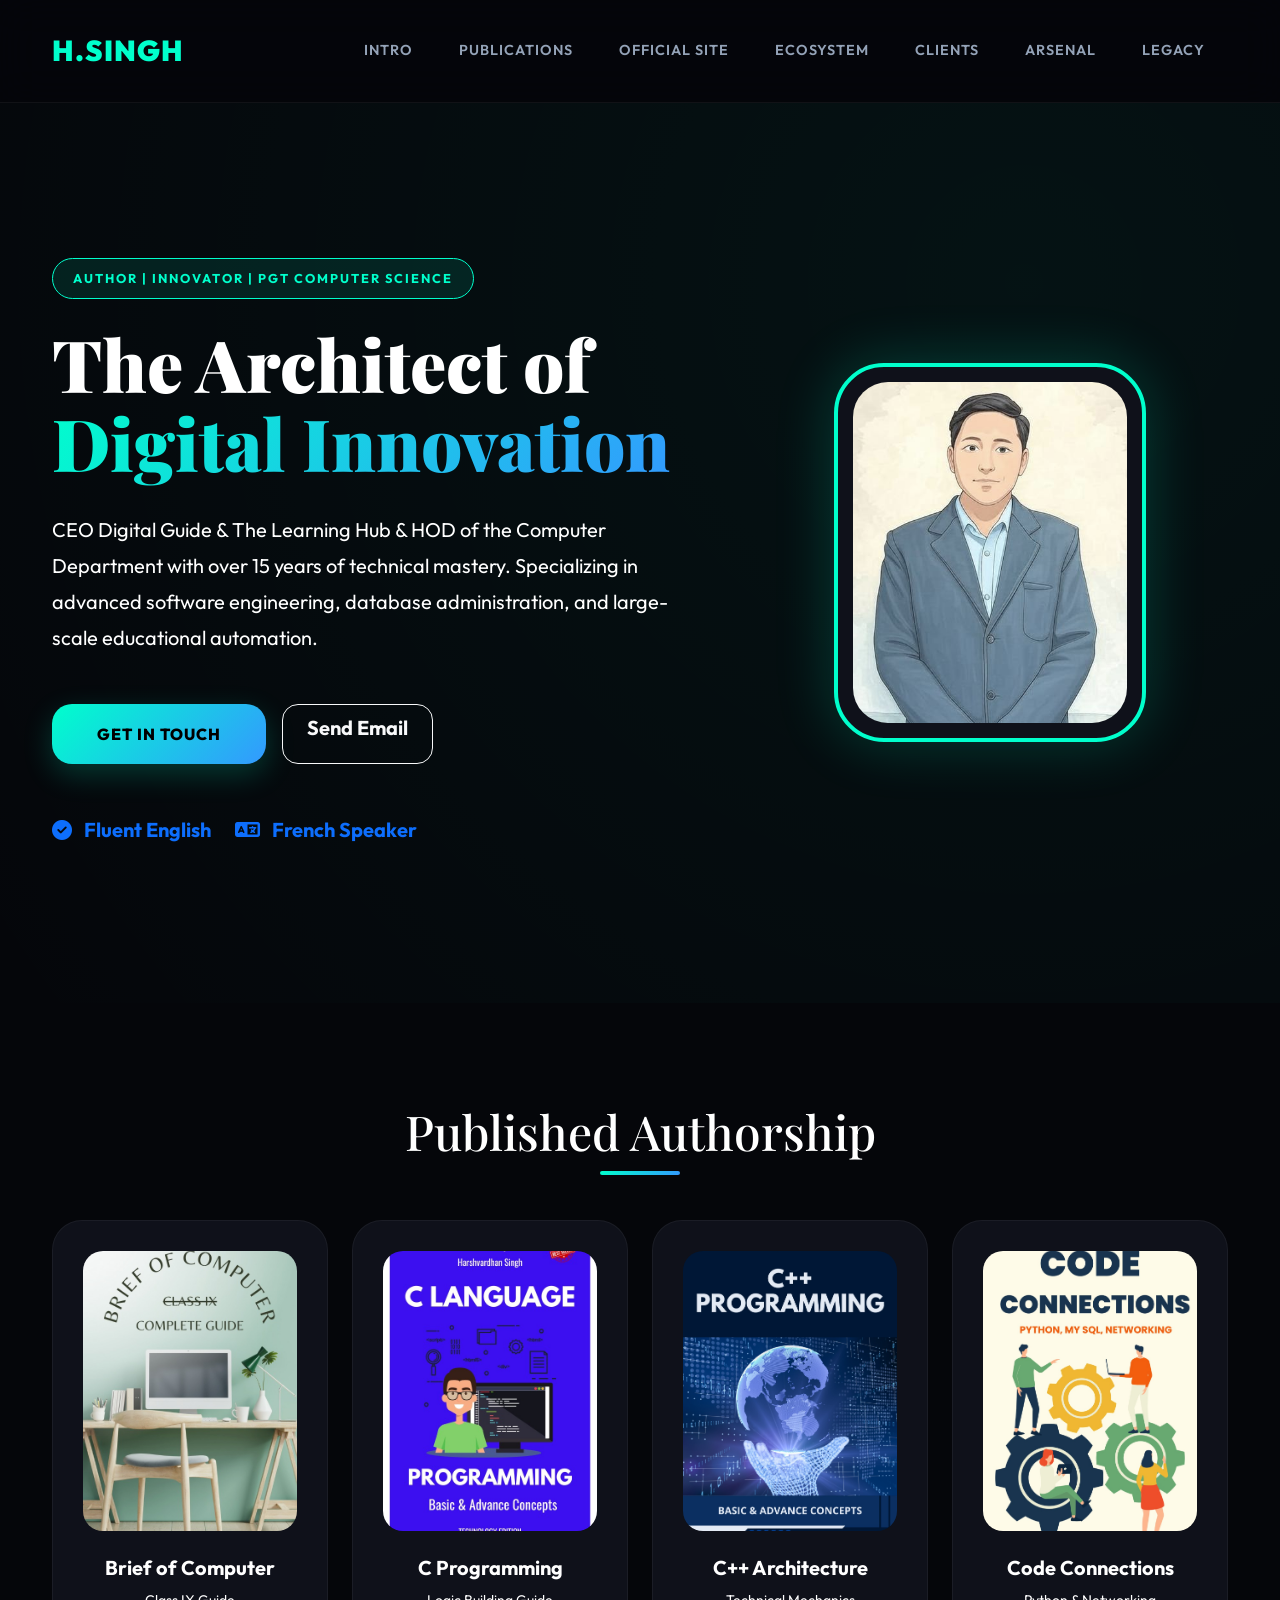
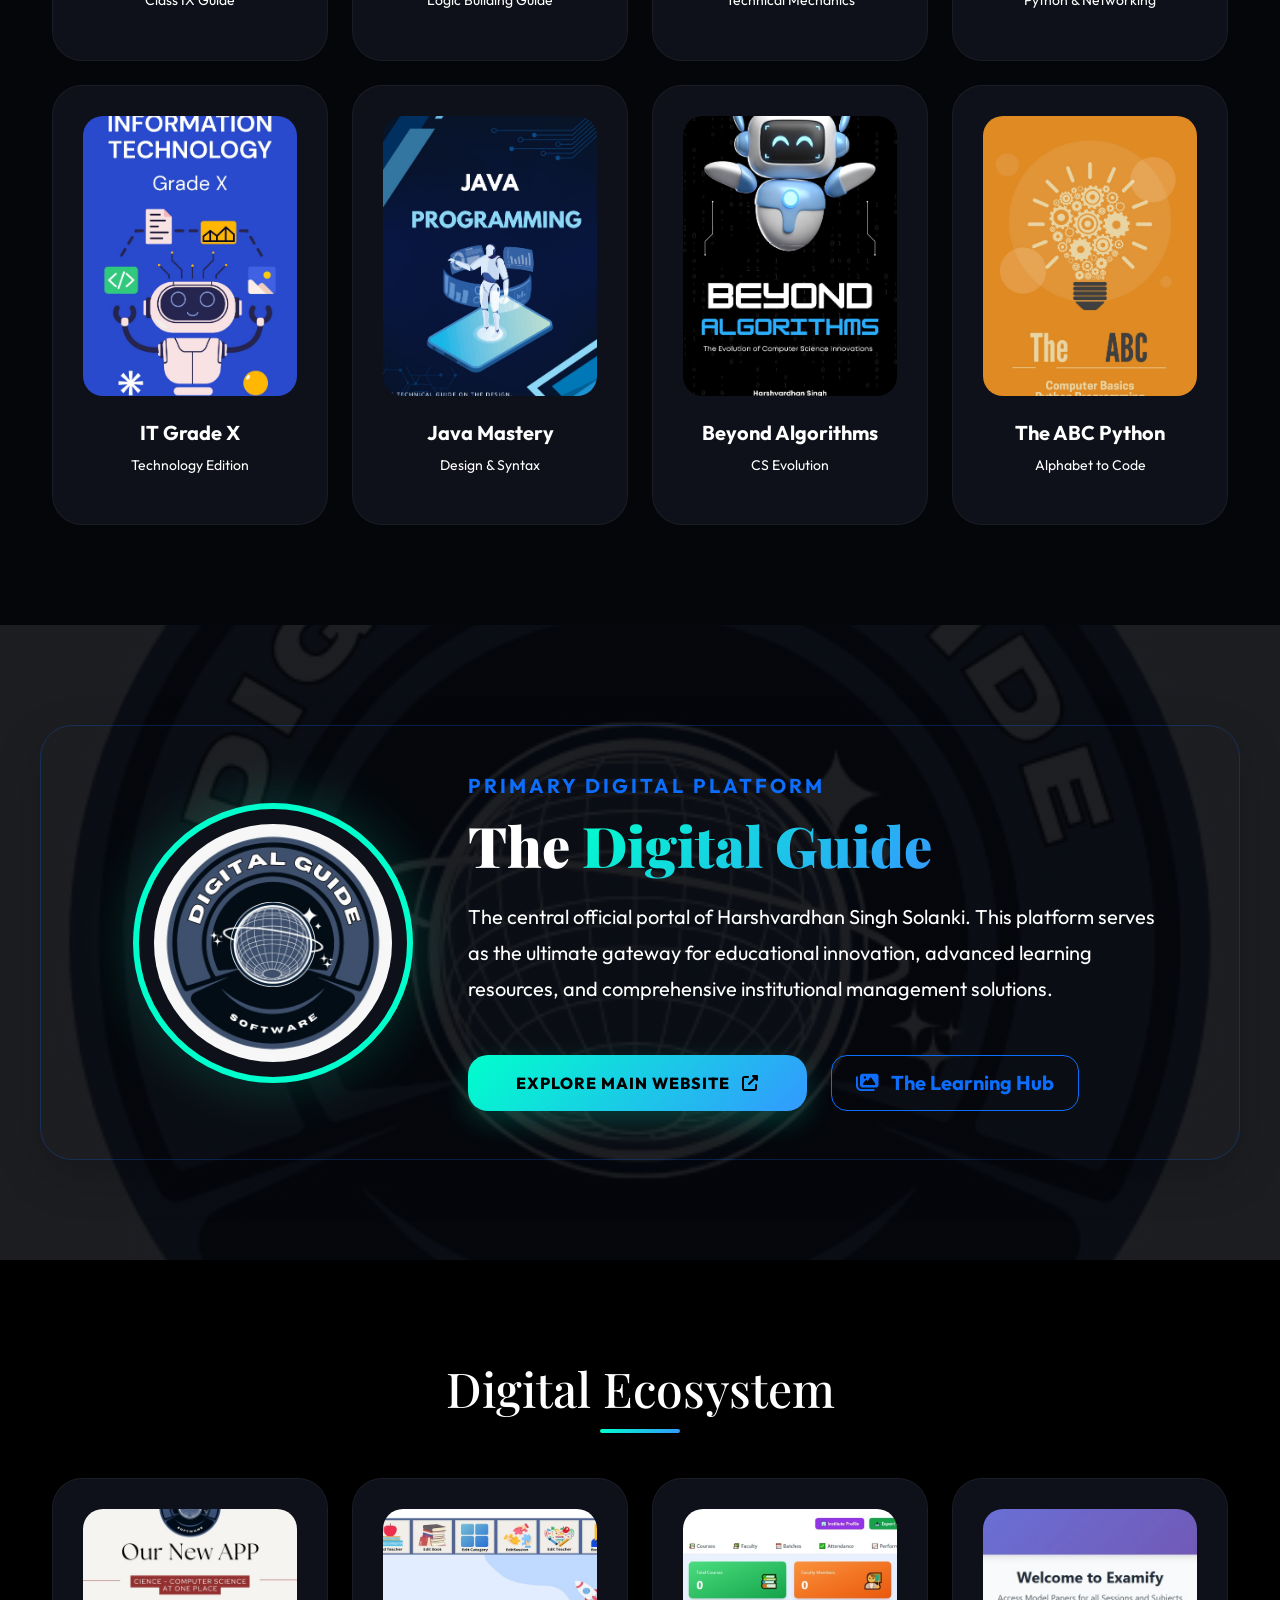
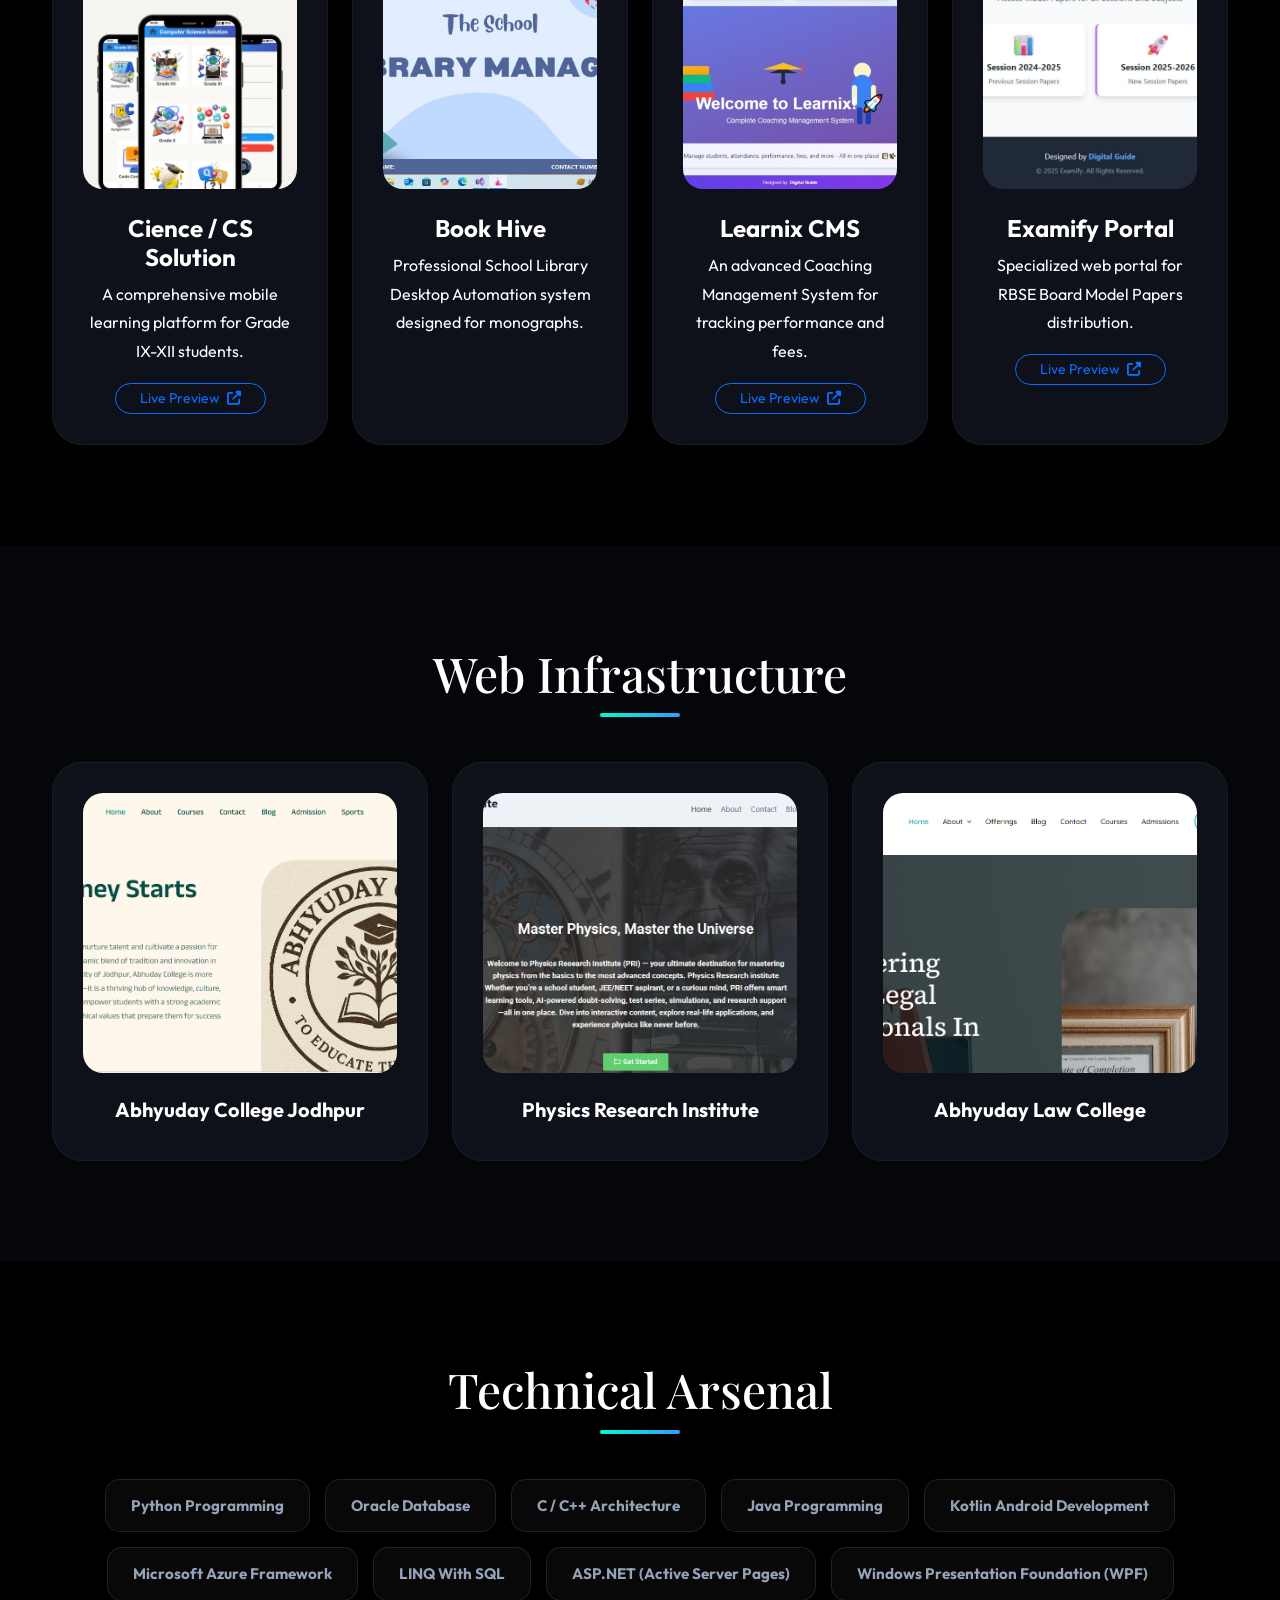
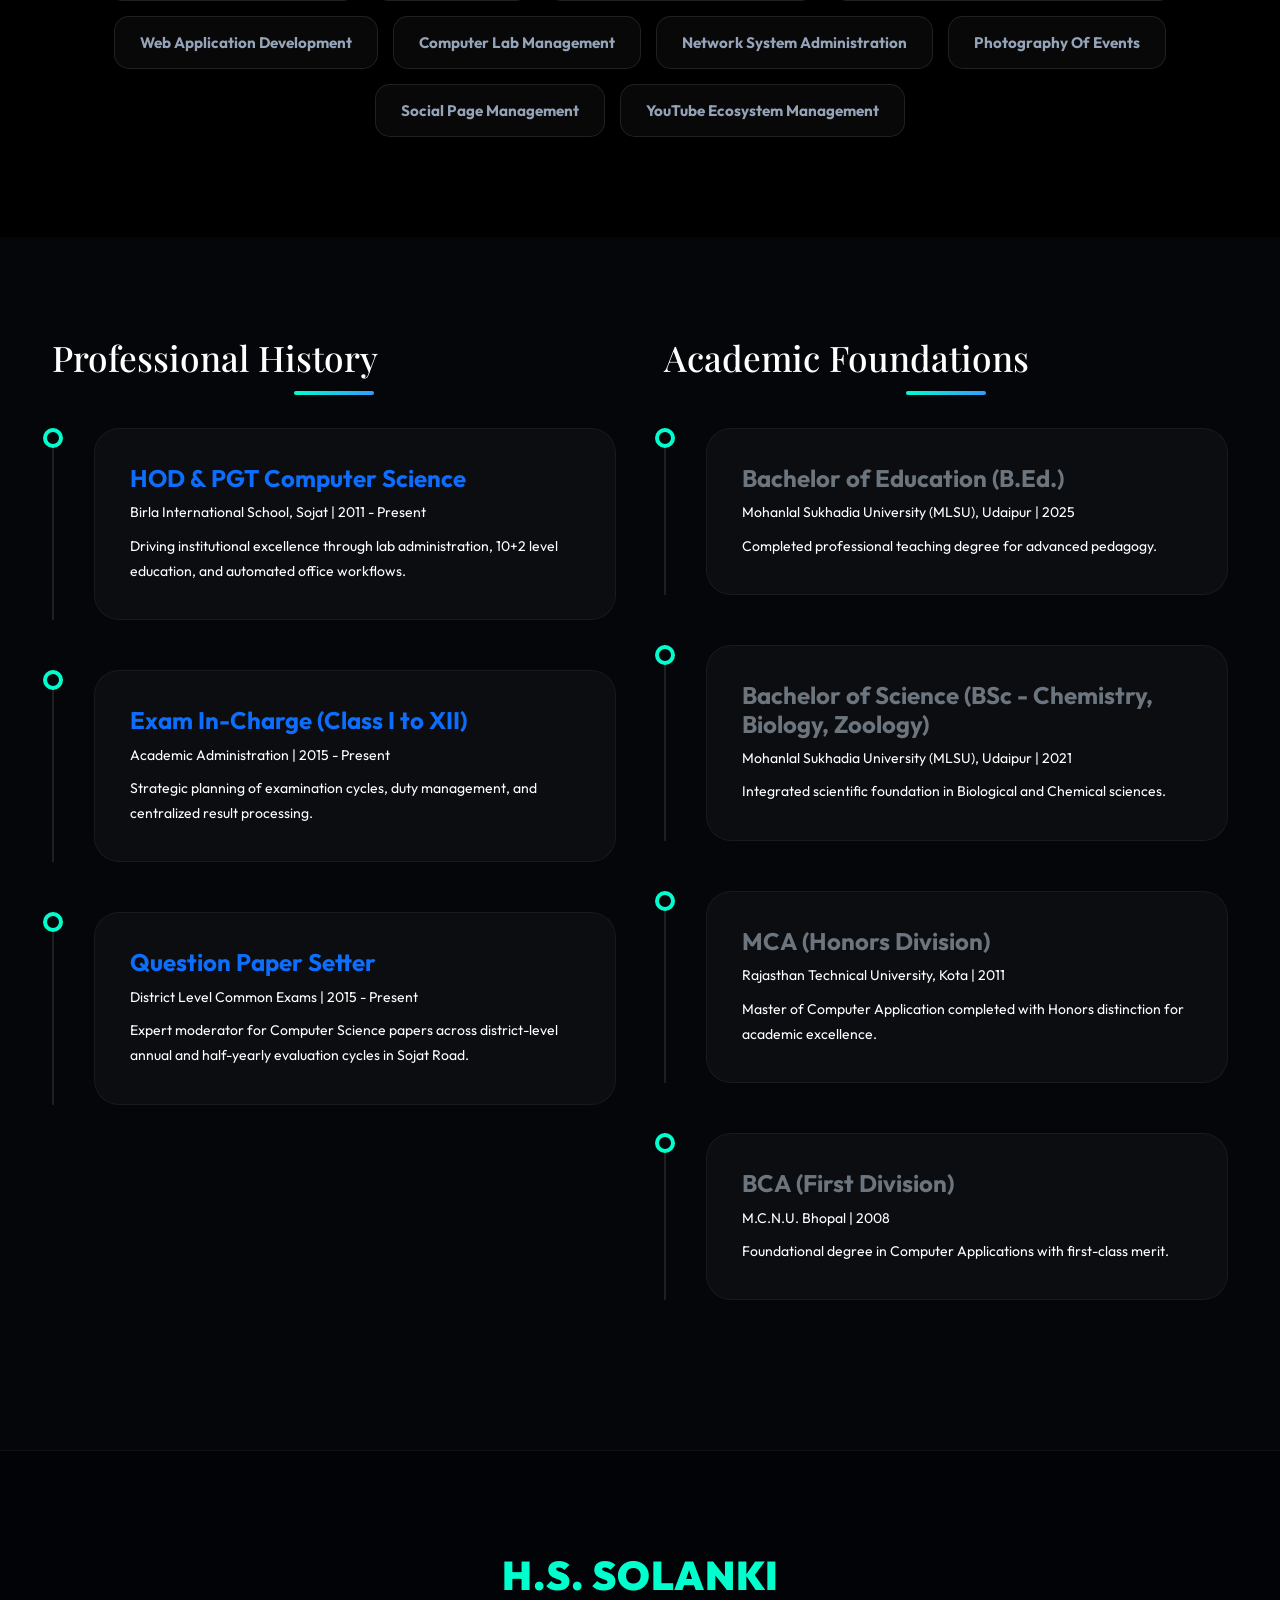
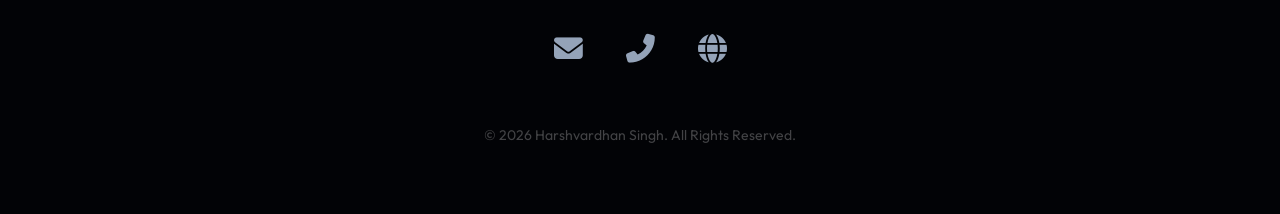
<file: index.html>
<!DOCTYPE html>
<html lang="en">
<head>
    <meta charset="UTF-8">
    <meta name="viewport" content="width=device-width, initial-scale=1.0">
    <title>Harshvardhan Singh Solanki | Portfolio</title>
    
    <link href="https://fonts.googleapis.com/css2?family=Outfit:wght@300;400;600;700;800;900&family=Playfair+Display:wght@700;900&display=swap" rel="stylesheet">
    <link href="https://cdn.jsdelivr.net/npm/bootstrap@5.3.0/dist/css/bootstrap.min.css" rel="stylesheet">
    <link href="https://cdnjs.cloudflare.com/ajax/libs/font-awesome/6.4.0/css/all.min.css" rel="stylesheet">
    <link href="https://unpkg.com/aos@2.3.1/dist/aos.css" rel="stylesheet">

    <style>
        /* --- Root Variables & Theme --- */
        :root {
            --primary: #00ffcc;
            --secondary: #3399ff;
            --bg-dark: #05060a;
            --bg-card: #0f111a;
            --text-main: #ffffff;
            --text-dim: #94a3b8;
            --glass: rgba(255, 255, 255, 0.03);
            --gradient: linear-gradient(135deg, #00ffcc 0%, #3399ff 100%);
            --transition: all 0.4s cubic-bezier(0.4, 0, 0.2, 1);
        }

        /* --- Global Reset --- */
        * { margin: 0; padding: 0; box-sizing: border-box; }
        body {
            font-family: 'Outfit', sans-serif;
            background-color: var(--bg-dark);
            color: var(--text-main);
            overflow-x: hidden;
            line-height: 1.8;
            scroll-behavior: smooth;
        }

        /* --- Custom Scrollbar --- */
        ::-webkit-scrollbar { width: 10px; }
        ::-webkit-scrollbar-track { background: var(--bg-dark); }
        ::-webkit-scrollbar-thumb { background: var(--gradient); border-radius: 10px; }

        /* --- Layout Components --- */
        .section-padding { padding: 100px 0; }
        .container { max-width: 1200px; }

        /* --- Typography --- */
        .mega-title {
            font-family: 'Playfair Display', serif;
            font-size: clamp(2.5rem, 8vw, 4.5rem);
            font-weight: 900;
            line-height: 1.1;
            margin-bottom: 30px;
        }
        .mega-title span {
            background: var(--gradient);
            -webkit-background-clip: text;
            -webkit-text-fill-color: transparent;
        }
        .section-head {
            font-family: 'Playfair Display', serif;
            font-size: clamp(2rem, 5vw, 3rem);
            text-align: center;
            margin-bottom: 60px;
            position: relative;
        }
        .section-head::after {
            content: '';
            position: absolute;
            bottom: -15px;
            left: 50%;
            transform: translateX(-50%);
            width: 80px;
            height: 4px;
            background: var(--gradient);
            border-radius: 10px;
        }

        /* --- Navbar Glassmorphism --- */
        .navbar {
            background: rgba(5, 6, 10, 0.9) !important;
            backdrop-filter: blur(20px);
            border-bottom: 1px solid rgba(255, 255, 255, 0.05);
            padding: 20px 0;
            transition: var(--transition);
        }
        .navbar-brand {
            font-weight: 900;
            font-size: 1.8rem;
            color: var(--primary) !important;
            letter-spacing: 1px;
        }
        .nav-link {
            font-weight: 600;
            color: var(--text-dim) !important;
            margin: 0 15px;
            text-transform: uppercase;
            font-size: 0.9rem;
            letter-spacing: 1px;
            transition: var(--transition);
        }
        .nav-link:hover, .nav-link.active {
            color: var(--primary) !important;
            transform: translateY(-2px);
        }

        /* --- Hero Section --- */
        .hero {
            min-height: 100vh;
            display: flex;
            align-items: center;
            position: relative;
            background: radial-gradient(circle at 80% 20%, rgba(0, 255, 204, 0.05), transparent);
        }
        .role-tag {
            display: inline-block;
            padding: 8px 20px;
            background: rgba(0, 255, 204, 0.1);
            border: 1px solid var(--primary);
            border-radius: 50px;
            color: var(--primary);
            font-weight: 700;
            margin-bottom: 25px;
            text-transform: uppercase;
            font-size: 0.8rem;
            letter-spacing: 2px;
        }
        .profile-container {
            position: relative;
            display: inline-block;
        }
        .profile-frame {
            width: 100%;
            max-width: 450px;
            border-radius: 50px;
            border: 4px solid var(--primary);
            padding: 15px;
            background: var(--bg-card);
            box-shadow: 0 0 60px rgba(0, 255, 204, 0.2);
            transition: var(--transition);
        }
        .profile-frame img {
            width: 100%;
            border-radius: 35px;
            filter: grayscale(20%);
            transition: var(--transition);
        }
        .profile-container:hover .profile-frame {
            transform: scale(1.02) rotate(1deg);
            border-color: var(--secondary);
        }

        /* --- Ultra Cards --- */
        .ultra-card {
            background: var(--bg-card);
            border: 1px solid rgba(255, 255, 255, 0.05);
            border-radius: 30px;
            padding: 30px;
            height: 100%;
            transition: var(--transition);
            position: relative;
            overflow: hidden;
            z-index: 1;
        }
        .ultra-card:hover {
            transform: translateY(-15px);
            border-color: var(--primary);
        }

        /* --- Image Boxes --- */
        .img-box {
            width: 100%;
            height: 280px;
            border-radius: 20px;
            overflow: hidden;
            margin-bottom: 25px;
            position: relative;
        }
        .img-box img {
            width: 100%;
            height: 100%;
            object-fit: cover;
            transition: 0.8s;
        }

        /* --- Eye Link Overlay --- */
        .overlay-link {
            position: absolute;
            top: 0; left: 0; width: 100%; height: 100%;
            background: rgba(10, 11, 16, 0.7);
            backdrop-filter: blur(5px);
            display: flex;
            justify-content: center;
            align-items: center;
            opacity: 0;
            transition: var(--transition);
        }
        .img-box:hover .overlay-link { opacity: 1; }
        .eye-icon {
            width: 60px;
            height: 60px;
            background: var(--primary);
            color: #000;
            border-radius: 50%;
            display: flex;
            justify-content: center;
            align-items: center;
            font-size: 1.5rem;
            text-decoration: none;
            box-shadow: 0 10px 20px rgba(0,0,0,0.3);
            transition: var(--transition);
        }
        .eye-icon:hover { transform: scale(1.2); background: #fff; }

        /* --- Tech Arsenal --- */
        .tech-grid {
            display: flex;
            flex-wrap: wrap;
            gap: 15px;
            justify-content: center;
        }
        .tech-item {
            padding: 12px 25px;
            background: rgba(255, 255, 255, 0.03);
            border: 1px solid rgba(255, 255, 255, 0.1);
            border-radius: 15px;
            font-weight: 700;
            font-size: 0.95rem;
            color: var(--text-dim);
            transition: var(--transition);
        }
        .tech-item:hover {
            background: var(--primary);
            color: #000;
            border-color: var(--primary);
            box-shadow: 0 0 30px rgba(0, 255, 204, 0.3);
            transform: translateY(-5px);
        }

        /* --- Legacy Timeline --- */
        .timeline-box {
            position: relative;
            padding-left: 40px;
            border-left: 2px solid rgba(255, 255, 255, 0.1);
            margin-bottom: 50px;
        }
        .timeline-box::before {
            content: '';
            position: absolute;
            left: -11px;
            top: 0;
            width: 20px;
            height: 20px;
            background: var(--bg-dark);
            border: 4px solid var(--primary);
            border-radius: 50%;
        }
        .legacy-card {
            background: var(--glass);
            border-radius: 25px;
            padding: 35px;
            border: 1px solid rgba(255, 255, 255, 0.05);
            transition: var(--transition);
        }
        .legacy-card:hover {
            background: rgba(255, 255, 255, 0.06);
            border-color: var(--primary);
            transform: translateX(15px);
        }

        /* --- Buttons --- */
        .btn-premium {
            background: var(--gradient);
            color: #000 !important;
            font-weight: 800;
            padding: 18px 45px;
            border-radius: 20px;
            text-transform: uppercase;
            letter-spacing: 1px;
            border: none;
            box-shadow: 0 10px 30px rgba(0, 255, 204, 0.2);
            transition: var(--transition);
        }
        .btn-premium:hover {
            transform: scale(1.05) translateY(-5px);
            box-shadow: 0 15px 40px rgba(0, 255, 204, 0.4);
        }

        footer {
            padding: 100px 0 50px;
            background: #020306;
            border-top: 1px solid rgba(255, 255, 255, 0.05);
        }
        .footer-links a {
            color: var(--text-dim);
            font-size: 1.8rem;
            margin: 0 20px;
            transition: var(--transition);
        }
        .footer-links a:hover { color: var(--primary); transform: scale(1.2); }

        @media (max-width: 991px) {
            .hero { text-align: center; padding-top: 150px; }
            .hero .d-flex { justify-content: center; }
            .profile-container { margin-top: 50px; }
            .mega-title { font-size: 3.2rem; }
        }
        @media (max-width: 768px) {
            .section-padding { padding: 60px 0; }
            .mega-title { font-size: 2.8rem; }
            .img-box { height: 220px; }
        }
    </style>
</head>
<body>

    <nav class="navbar navbar-expand-lg sticky-top navbar-dark">
        <div class="container">
            <a class="navbar-brand" href="#">H.SINGH</a>
            <button class="navbar-toggler border-0" type="button" data-bs-toggle="collapse" data-bs-target="#navbarNav">
                <span class="navbar-toggler-icon"></span>
            </button>
            <div class="collapse navbar-collapse" id="navbarNav">
                <ul class="navbar-nav ms-auto">
                    <li class="nav-item"><a class="nav-link" href="#home">Intro</a></li>
                    <li class="nav-item"><a class="nav-link" href="#books">Publications</a></li>
                    <li class="nav-item"><a class="nav-link" href="#main-hub">Official Site</a></li>
                    <li class="nav-item"><a class="nav-link" href="#ecosystem">Ecosystem</a></li>
                    <li class="nav-item"><a class="nav-link" href="#web">Clients</a></li>
                    <li class="nav-item"><a class="nav-link" href="#skills">Arsenal</a></li>
                    <li class="nav-item"><a class="nav-link" href="#legacy">Legacy</a></li>
                </ul>
            </div>
        </div>
    </nav>

    <section id="home" class="hero">
        <div class="container">
            <div class="row align-items-center">
                <div class="col-lg-7" data-aos="fade-right" data-aos-duration="1200">
                    <span class="role-tag">Author | Innovator | PGT Computer Science</span>
                    <h1 class="mega-title">The Architect of<br><span>Digital Innovation</span></h1>
                    <p class="fs-5 text-dim mb-5 pe-lg-5">
                        CEO Digital Guide & The Learning Hub & HOD of the Computer Department with over 15 years of technical mastery. Specializing in advanced software engineering, database administration, and large-scale educational automation.
                    </p>
                    <div class="d-flex flex-wrap gap-3">
                        <a href="tel:+918005676406" class="btn btn-premium">Get in Touch</a>
                        <a href="mailto:harshvardhansinghsolanki@yahoo.co.in" class="btn btn-outline-light btn-lg px-4 rounded-4 fw-bold">Send Email</a>
                    </div>
                    <div class="mt-5 d-flex gap-4 fs-5 text-primary fw-bold">
                        <span><i class="fas fa-check-circle me-2"></i> Fluent English</span>
                        <span><i class="fas fa-language me-2"></i> French Speaker</span>
                    </div>
                </div>
                <div class="col-lg-5 text-center" data-aos="zoom-in" data-aos-duration="1200">
                    <div class="profile-container">
                        <div class="profile-frame">
                            <img src="image.PNG" alt="Harshvardhan Singh Solanki">
                        </div>
                    </div>
                </div>
            </div>
        </div>
    </section>

    <section id="books" class="section-padding">
        <div class="container">
            <h2 class="section-head" data-aos="fade-up">Published <span>Authorship</span></h2>
            <div class="row g-4">
                <div class="col-6 col-md-4 col-lg-3" data-aos="fade-up">
                    <div class="ultra-card text-center">
                        <div class="img-box"><img src="book1.jpeg" alt="Brief of Computer"></div>
                        <h5 class="fw-bold">Brief of Computer</h5>
                        <p class="small text-dim">Class IX Guide</p>
                    </div>
                </div>
                <div class="col-6 col-md-4 col-lg-3" data-aos="fade-up" data-aos-delay="100">
                    <div class="ultra-card text-center">
                        <div class="img-box"><img src="book2.jpeg" alt="C Language"></div>
                        <h5 class="fw-bold">C Programming</h5>
                        <p class="small text-dim">Logic Building Guide</p>
                    </div>
                </div>
                <div class="col-6 col-md-4 col-lg-3" data-aos="fade-up" data-aos-delay="200">
                    <div class="ultra-card text-center">
                        <div class="img-box"><img src="book3.jpeg" alt="C++ Architecture"></div>
                        <h5 class="fw-bold">C++ Architecture</h5>
                        <p class="small text-dim">Technical Mechanics</p>
                    </div>
                </div>
                <div class="col-6 col-md-4 col-lg-3" data-aos="fade-up" data-aos-delay="300">
                    <div class="ultra-card text-center">
                        <div class="img-box"><img src="book4.jpeg" alt="Code Connections"></div>
                        <h5 class="fw-bold">Code Connections</h5>
                        <p class="small text-dim">Python & Networking</p>
                    </div>
                </div>
                <div class="col-6 col-md-4 col-lg-3" data-aos="fade-up">
                    <div class="ultra-card text-center">
                        <div class="img-box"><img src="book5.jpeg" alt="IT Grade X"></div>
                        <h5 class="fw-bold">IT Grade X</h5>
                        <p class="small text-dim">Technology Edition</p>
                    </div>
                </div>
                <div class="col-6 col-md-4 col-lg-3" data-aos="fade-up" data-aos-delay="100">
                    <div class="ultra-card text-center">
                        <div class="img-box"><img src="book6.jpeg" alt="Java Mastery"></div>
                        <h5 class="fw-bold">Java Mastery</h5>
                        <p class="small text-dim">Design & Syntax</p>
                    </div>
                </div>
                <div class="col-6 col-md-4 col-lg-3" data-aos="fade-up" data-aos-delay="200">
                    <div class="ultra-card text-center">
                        <div class="img-box"><img src="book7.jpeg" alt="Beyond Algorithms"></div>
                        <h5 class="fw-bold">Beyond Algorithms</h5>
                        <p class="small text-dim">CS Evolution</p>
                    </div>
                </div>
                <div class="col-6 col-md-4 col-lg-3" data-aos="fade-up" data-aos-delay="300">
                    <div class="ultra-card text-center">
                        <div class="img-box"><img src="book8.jpeg" alt="ABC Python"></div>
                        <h5 class="fw-bold">The ABC Python</h5>
                        <p class="small text-dim">Alphabet to Code</p>
                    </div>
                </div>
            </div>
        </div>
    </section>

    <section id="main-hub" class="section-padding" style="background: linear-gradient(rgba(5, 6, 10, 0.9), rgba(5, 6, 10, 0.9)), url('logo1.jpeg') no-repeat center center/cover;">
        <div class="container">
            <div class="row align-items-center bg-card p-5 rounded-5 border border-primary border-opacity-25 shadow-lg" data-aos="fade-up">
                <div class="col-lg-4 text-center mb-4 mb-lg-0">
                    <div class="profile-frame" style="max-width: 280px; margin: 0 auto; border-radius: 50%; border: 6px solid var(--primary);">
                        <img src="logo1.jpeg" alt="The Digital Guide Logo" style="border-radius: 50%; width: 100%;">
                    </div>
                </div>
                <div class="col-lg-8 text-center text-lg-start">
                    <h5 class="text-primary fw-bold text-uppercase mb-3" style="letter-spacing: 3px;">Primary Digital Platform</h5>
                    <h2 class="mega-title mb-4" style="font-size: 3.5rem;">The <span>Digital Guide</span></h2>
                    <p class="fs-5 text-dim mb-5">
                        The central official portal of Harshvardhan Singh Solanki. This platform serves as the ultimate gateway for educational innovation, advanced learning resources, and comprehensive institutional management solutions.
                    </p>
                    <div class="d-flex flex-wrap gap-4 justify-content-center justify-content-lg-start">
                        <a href="https://digitalguide.co.in/" target="_blank" class="btn btn-premium px-5 py-3">
                            Explore Main Website <i class="fas fa-external-link-alt ms-2"></i>
                        </a>
                        <button class="btn btn-outline-primary btn-lg px-4 rounded-4 fw-bold" data-bs-toggle="modal" data-bs-target="#learningHubModal">
                            <i class="fas fa-images me-2"></i> The Learning Hub
                        </button>
                    </div>
                </div>
            </div>
        </div>
    </section>

    <section id="ecosystem" class="section-padding bg-black bg-opacity-30">
        <div class="container">
            <h2 class="section-head" data-aos="fade-up">Digital <span>Ecosystem</span></h2>
            <div class="row g-4">
                <div class="col-lg-3 col-md-6" data-aos="zoom-in">
                    <div class="ultra-card text-center">
                        <div class="img-box">
                            <img src="hss2.jpeg" alt="CS Solution">
                            <div class="overlay-link">
                                <a href="https://iharshvardhansingh.github.io/Cience/" target="_blank" class="eye-icon">
                                    <i class="fas fa-eye"></i>
                                </a>
                            </div>
                        </div>
                        <h4 class="fw-bold">Cience / CS Solution</h4>
                        <p class="text-dim">A comprehensive mobile learning platform for Grade IX-XII students.</p>
                        <div class="mt-3">
                            <a href="https://iharshvardhansingh.github.io/Cience/" target="_blank" class="btn btn-outline-primary btn-sm rounded-pill px-4">
                                Live Preview <i class="fas fa-external-link-alt ms-1"></i>
                            </a>
                        </div>
                    </div>
                </div>
                <div class="col-lg-3 col-md-6" data-aos="zoom-in" data-aos-delay="200">
                    <div class="ultra-card text-center">
                        <div class="img-box"><img src="hss.jpeg" alt="Book Hive"></div>
                        <h4 class="fw-bold">Book Hive</h4>
                        <p class="text-dim">Professional School Library Desktop Automation system designed for monographs.</p>
                    </div>
                </div>
                <div class="col-lg-3 col-md-6" data-aos="zoom-in" data-aos-delay="400">
                    <div class="ultra-card text-center">
                        <div class="img-box">
                            <img src="hss4.jpeg" alt="Learnix CMS">
                            <div class="overlay-link">
                                <a href="https://iharshvardhansingh.github.io/Learnix/" target="_blank" class="eye-icon">
                                    <i class="fas fa-eye"></i>
                                </a>
                            </div>
                        </div>
                        <h4 class="fw-bold">Learnix CMS</h4>
                        <p class="text-dim">An advanced Coaching Management System for tracking performance and fees.</p>
                        <div class="mt-3">
                            <a href="https://iharshvardhansingh.github.io/Learnix/" target="_blank" class="btn btn-outline-primary btn-sm rounded-pill px-4">
                                Live Preview <i class="fas fa-external-link-alt ms-1"></i>
                            </a>
                        </div>
                    </div>
                </div>
                <div class="col-lg-3 col-md-6" data-aos="zoom-in" data-aos-delay="600">
                    <div class="ultra-card text-center">
                        <div class="img-box">
                            <img src="examify.jpeg" alt="Examify Portal">
                            <div class="overlay-link">
                                <a href="https://iharshvardhansingh.github.io/Examify/" target="_blank" class="eye-icon">
                                    <i class="fas fa-eye"></i>
                                </a>
                            </div>
                        </div>
                        <h4 class="fw-bold">Examify Portal</h4>
                        <p class="text-dim">Specialized web portal for RBSE Board Model Papers distribution.</p>
                        <div class="mt-3">
                            <a href="https://iharshvardhansingh.github.io/Examify/" target="_blank" class="btn btn-outline-primary btn-sm rounded-pill px-4">
                                Live Preview <i class="fas fa-external-link-alt ms-1"></i>
                            </a>
                        </div>
                    </div>
                </div>
            </div>
        </div>
    </section>

    <section id="web" class="section-padding">
        <div class="container">
            <h2 class="section-head" data-aos="fade-up">Web <span>Infrastructure</span></h2>
            <div class="row g-4">
                <div class="col-md-4" data-aos="flip-left">
                    <div class="ultra-card text-center">
                        <div class="img-box">
                            <img src="client.PNG" alt="Abhyuday College">
                            <div class="overlay-link">
                                <a href="https://abhyudaycollegejodhpur.com/" target="_blank" class="eye-icon">
                                    <i class="fas fa-eye"></i>
                                </a>
                            </div>
                        </div>
                        <h5 class="fw-bold">Abhyuday College Jodhpur</h5>
                    </div>
                </div>
                <div class="col-md-4" data-aos="flip-left" data-aos-delay="200">
                    <div class="ultra-card text-center">
                        <div class="img-box">
                            <img src="client1.PNG" alt="Physics Institute">
                            <div class="overlay-link">
                                <a href="https://physicsresearchinstitute.com/" target="_blank" class="eye-icon">
                                    <i class="fas fa-eye"></i>
                                </a>
                            </div>
                        </div>
                        <h5 class="fw-bold">Physics Research Institute</h5>
                    </div>
                </div>
                <div class="col-md-4" data-aos="flip-left" data-aos-delay="400">
                    <div class="ultra-card text-center">
                        <div class="img-box">
                            <img src="client2.PNG" alt="Abhyuday Law">
                            <div class="overlay-link">
                                <a href="https://abhyudaylawcollegejodhpur.com/" target="_blank" class="eye-icon">
                                    <i class="fas fa-eye"></i>
                                </a>
                            </div>
                        </div>
                        <h5 class="fw-bold">Abhyuday Law College</h5>
                    </div>
                </div>
            </div>
        </div>
    </section>

    <section id="skills" class="section-padding bg-black">
        <div class="container text-center">
            <h2 class="section-head" data-aos="fade-up">Technical <span>Arsenal</span></h2>
            <div class="tech-grid" data-aos="zoom-in">
                <div class="tech-item">Python Programming</div>
                <div class="tech-item">Oracle Database</div>
                <div class="tech-item">C / C++ Architecture</div>
                <div class="tech-item">Java Programming</div>
                <div class="tech-item">Kotlin Android Development</div>
                <div class="tech-item">Microsoft Azure Framework</div>
                <div class="tech-item">LINQ With SQL</div>
                <div class="tech-item">ASP.NET (Active Server Pages)</div>
                <div class="tech-item">Windows Presentation Foundation (WPF)</div>
                <div class="tech-item">Web Application Development</div>
                <div class="tech-item">Computer Lab Management</div>
                <div class="tech-item">Network System Administration</div>
                <div class="tech-item">Photography Of Events</div>
                <div class="tech-item">Social Page Management</div>
                <div class="tech-item">YouTube Ecosystem Management</div>
            </div>
        </div>
    </section>

    <section id="legacy" class="section-padding">
        <div class="container">
            <div class="row g-5">
                <div class="col-lg-6" data-aos="fade-right">
                    <h2 class="section-head text-start mb-5" style="font-size: 2.2rem;">Professional <span>History</span></h2>
                    <div class="timeline-box">
                        <div class="legacy-card">
                            <h4 class="fw-bold text-primary">HOD & PGT Computer Science</h4>
                            <p class="small text-dim mb-2">Birla International School, Sojat | 2011 - Present</p>
                            <p class="small mb-0">Driving institutional excellence through lab administration, 10+2 level education, and automated office workflows.</p>
                        </div>
                    </div>
                    <div class="timeline-box">
                        <div class="legacy-card">
                            <h4 class="fw-bold text-primary">Exam In-Charge (Class I to XII)</h4>
                            <p class="small text-dim mb-2">Academic Administration | 2015 - Present</p>
                            <p class="small mb-0">Strategic planning of examination cycles, duty management, and centralized result processing.</p>
                        </div>
                    </div>
                    <div class="timeline-box">
                        <div class="legacy-card">
                            <h4 class="fw-bold text-primary">Question Paper Setter</h4>
                            <p class="small text-dim mb-2">District Level Common Exams | 2015 - Present</p>
                            <p class="small mb-0">Expert moderator for Computer Science papers across district-level annual and half-yearly evaluation cycles in Sojat Road.</p>
                        </div>
                    </div>
                </div>

                <div class="col-lg-6" data-aos="fade-left">
                    <h2 class="section-head text-start mb-5" style="font-size: 2.2rem;">Academic <span>Foundations</span></h2>
                    <div class="timeline-box">
                        <div class="legacy-card">
                            <h4 class="fw-bold text-secondary">Bachelor of Education (B.Ed.)</h4>
                            <p class="small text-dim mb-2">Mohanlal Sukhadia University (MLSU), Udaipur | 2025</p>
                            <p class="small mb-0">Completed professional teaching degree for advanced pedagogy.</p>
                        </div>
                    </div>
                    <div class="timeline-box">
                        <div class="legacy-card">
                            <h4 class="fw-bold text-secondary">Bachelor of Science (BSc - Chemistry, Biology, Zoology)</h4>
                            <p class="small text-dim mb-2">Mohanlal Sukhadia University (MLSU), Udaipur | 2021</p>
                            <p class="small mb-0">Integrated scientific foundation in Biological and Chemical sciences.</p>
                        </div>
                    </div>
                    <div class="timeline-box">
                        <div class="legacy-card">
                            <h4 class="fw-bold text-secondary">MCA (Honors Division)</h4>
                            <p class="small text-dim mb-2">Rajasthan Technical University, Kota | 2011</p>
                            <p class="small mb-0">Master of Computer Application completed with Honors distinction for academic excellence.</p>
                        </div>
                    </div>
                    <div class="timeline-box">
                        <div class="legacy-card">
                            <h4 class="fw-bold text-secondary">BCA (First Division)</h4>
                            <p class="small text-dim mb-2">M.C.N.U. Bhopal | 2008</p>
                            <p class="small mb-0">Foundational degree in Computer Applications with first-class merit.</p>
                        </div>
                    </div>
                </div>
            </div>
        </div>
    </section>

    <footer class="text-center">
        <div class="container">
            <h2 class="navbar-brand fs-1 mb-4">H.S. SOLANKI</h2>
            <div class="footer-links mb-5" data-aos="fade-up">
                <a href="mailto:harshvardhansinghsolanki@yahoo.co.in"><i class="fas fa-envelope"></i></a>
                <a href="tel:+918005676406"><i class="fas fa-phone-alt"></i></a>
                <a href="http://www.digitalguide.co.in" target="_blank"><i class="fas fa-globe"></i></a>
            </div>
            <p class="small opacity-25 mt-5">
                &copy; 2026 Harshvardhan Singh. All Rights Reserved.
            </p>
        </div>
    </footer>

    <div class="modal fade" id="learningHubModal" tabindex="-1" aria-hidden="true">
        <div class="modal-dialog modal-xl modal-dialog-centered">
            <div class="modal-content bg-dark border-primary border-opacity-50" style="border-radius: 30px;">
                <div class="modal-header border-0">
                    <h5 class="modal-title text-primary fw-bold">The Learning Hub | Courses & Publications</h5>
                    <button type="button" class="btn-close btn-close-white" data-bs-dismiss="modal" aria-label="Close"></button>
                </div>
                <div class="modal-body p-4">
                    <div class="row g-3">
                        <div class="col-md-4">
                            <div style="height: 250px; overflow: hidden; border-radius: 15px;">
                                <img src="ad.jpeg" class="w-100 h-100 shadow-sm" style="object-fit: cover;" alt="Course Ad">
                            </div>
                        </div>
                        <div class="col-md-4">
                            <div style="height: 250px; overflow: hidden; border-radius: 15px;">
                                <img src="ad1.jpeg" class="w-100 h-100 shadow-sm" style="object-fit: cover;" alt="Course Ad">
                            </div>
                        </div>
                        <div class="col-md-4">
                            <div style="height: 250px; overflow: hidden; border-radius: 15px;">
                                <img src="ad2.jpeg" class="w-100 h-100 shadow-sm" style="object-fit: cover;" alt="Course Advantage">
                            </div>
                        </div>
                        <div class="col-md-6">
                            <div style="height: 300px; overflow: hidden; border-radius: 15px;">
                                <img src="ad3.jpeg" class="w-100 h-100 shadow-sm" style="object-fit: cover;" alt="Course Advantage">
                            </div>
                        </div>
                        <div class="col-md-6">
                            <div class="h-100 bg-black bg-opacity-50 d-flex align-items-center justify-content-center shadow-sm" style="height: 300px !important; border-radius: 15px; border: 1px solid rgba(255,255,255,0.1);">
                                <img src="logo2.jpeg" class="img-fluid p-4" style="max-height: 100%; object-fit: contain;" alt="Logo 2">
                            </div>
                        </div>
                    </div>
                </div>
            </div>
        </div>
    </div>

    <script src="https://cdn.jsdelivr.net/npm/bootstrap@5.3.0/dist/js/bootstrap.bundle.min.js"></script>
    <script src="https://unpkg.com/aos@2.3.1/dist/aos.js"></script>
    <script>
        AOS.init({ duration: 1000, once: true });
        
        window.addEventListener('scroll', function() {
            if (window.scrollY > 50) {
                document.querySelector('.navbar').style.padding = '12px 0';
                document.querySelector('.navbar').style.background = 'rgba(5, 6, 10, 0.98)';
            } else {
                document.querySelector('.navbar').style.padding = '20px 0';
                document.querySelector('.navbar').style.background = 'rgba(5, 6, 10, 0.9)';
            }
        });
    </script>
</body>
</html>
</file>
